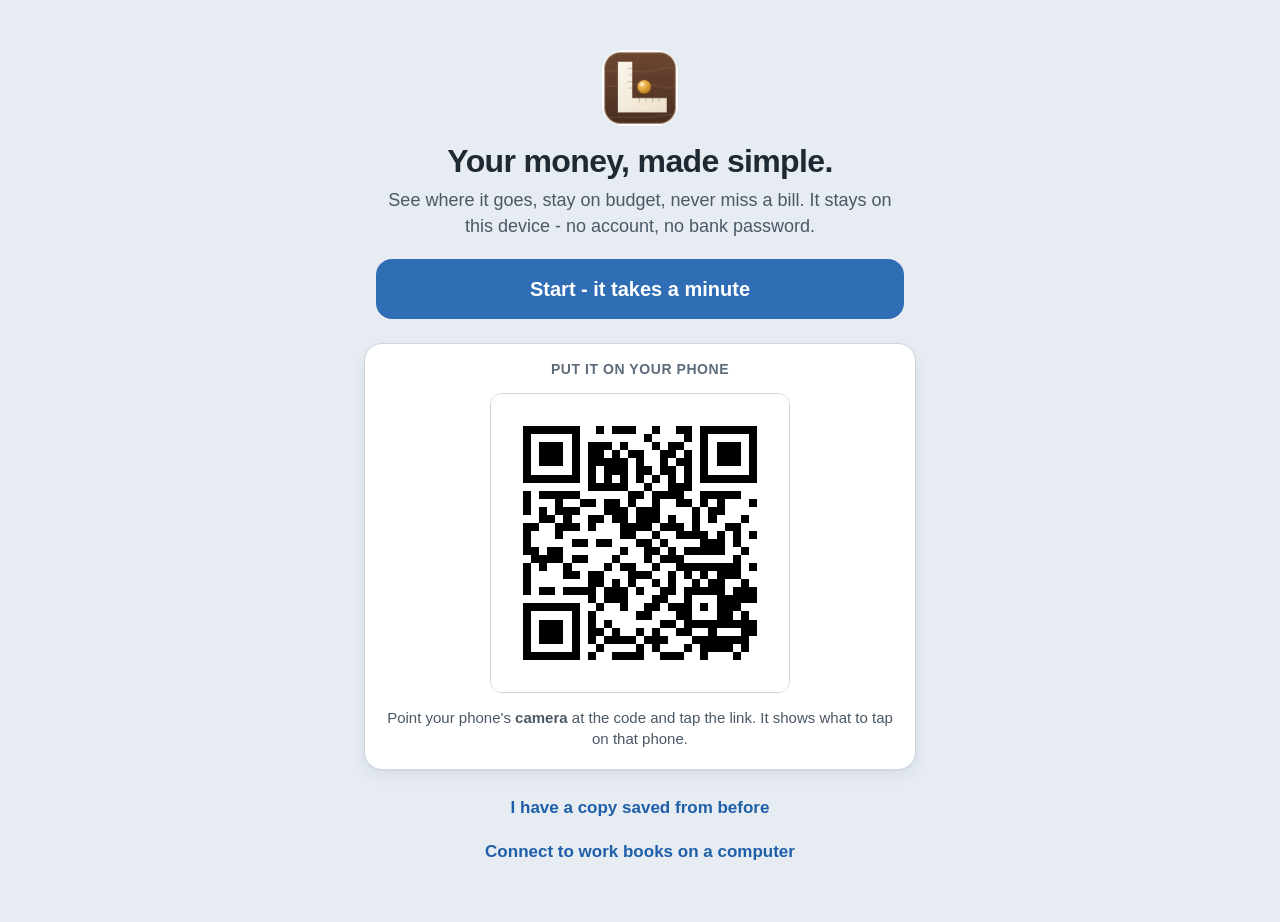
<file: index.html>
<!doctype html>
<html lang="en">
  <head>
    <meta charset="UTF-8" />
    <meta http-equiv="Content-Security-Policy" content="default-src 'self'; script-src 'self'; style-src 'self' 'unsafe-inline'; img-src 'self' data: blob:; font-src 'self' data:; connect-src 'self'; manifest-src 'self'; worker-src 'self'; object-src 'none'; base-uri 'none'; form-action 'none'" />
    <meta name="viewport" content="width=device-width, initial-scale=1, viewport-fit=cover" />
    <meta name="theme-color" content="#2f6db5" media="(prefers-color-scheme: light)" />
    <meta name="theme-color" content="#1f3d61" media="(prefers-color-scheme: dark)" />
    <meta name="color-scheme" content="light dark" />
    <meta name="description" content="Your money, made simple: spending, budget, bills, net worth and goals. Stays on your phone." />
    <meta name="apple-mobile-web-app-capable" content="yes" />
    <meta name="mobile-web-app-capable" content="yes" />
    <meta name="apple-mobile-web-app-status-bar-style" content="default" />
    <meta name="apple-mobile-web-app-title" content="Ledgerwood" />
    <meta name="application-name" content="Ledgerwood" />
    <meta name="format-detection" content="telephone=no" />
    <meta name="referrer" content="no-referrer" />
    <link rel="manifest" href="./manifest.webmanifest" />
    <link rel="apple-touch-icon" sizes="180x180" href="./apple-touch-icon.png" />
    <link rel="icon" type="image/png" sizes="32x32" href="./favicon-32.png" />
    <link rel="icon" type="image/png" sizes="192x192" href="./icon-192.png" />
    <title>Ledgerwood</title>
    <script type="module" crossorigin src="./assets/index-B4ECq8H7.js"></script>
    <link rel="stylesheet" crossorigin href="./assets/index-NoOewd4c.css">
      <link rel="apple-touch-startup-image" media="(device-width: 320px) and (device-height: 568px) and (-webkit-device-pixel-ratio: 2) and (orientation: portrait)" href="./splash-640x1136.png" />
    <link rel="apple-touch-startup-image" media="(device-width: 375px) and (device-height: 667px) and (-webkit-device-pixel-ratio: 2) and (orientation: portrait)" href="./splash-750x1334.png" />
    <link rel="apple-touch-startup-image" media="(device-width: 414px) and (device-height: 736px) and (-webkit-device-pixel-ratio: 3) and (orientation: portrait)" href="./splash-1242x2208.png" />
    <link rel="apple-touch-startup-image" media="(device-width: 375px) and (device-height: 812px) and (-webkit-device-pixel-ratio: 3) and (orientation: portrait)" href="./splash-1125x2436.png" />
    <link rel="apple-touch-startup-image" media="(device-width: 414px) and (device-height: 896px) and (-webkit-device-pixel-ratio: 2) and (orientation: portrait)" href="./splash-828x1792.png" />
    <link rel="apple-touch-startup-image" media="(device-width: 414px) and (device-height: 896px) and (-webkit-device-pixel-ratio: 3) and (orientation: portrait)" href="./splash-1242x2688.png" />
    <link rel="apple-touch-startup-image" media="(device-width: 390px) and (device-height: 844px) and (-webkit-device-pixel-ratio: 3) and (orientation: portrait)" href="./splash-1170x2532.png" />
    <link rel="apple-touch-startup-image" media="(device-width: 428px) and (device-height: 926px) and (-webkit-device-pixel-ratio: 3) and (orientation: portrait)" href="./splash-1284x2778.png" />
    <link rel="apple-touch-startup-image" media="(device-width: 393px) and (device-height: 852px) and (-webkit-device-pixel-ratio: 3) and (orientation: portrait)" href="./splash-1179x2556.png" />
    <link rel="apple-touch-startup-image" media="(device-width: 430px) and (device-height: 932px) and (-webkit-device-pixel-ratio: 3) and (orientation: portrait)" href="./splash-1290x2796.png" />
    <link rel="apple-touch-startup-image" media="(device-width: 402px) and (device-height: 874px) and (-webkit-device-pixel-ratio: 3) and (orientation: portrait)" href="./splash-1206x2622.png" />
    <link rel="apple-touch-startup-image" media="(device-width: 440px) and (device-height: 956px) and (-webkit-device-pixel-ratio: 3) and (orientation: portrait)" href="./splash-1320x2868.png" />
    <link rel="apple-touch-startup-image" media="(device-width: 420px) and (device-height: 912px) and (-webkit-device-pixel-ratio: 3) and (orientation: portrait)" href="./splash-1260x2736.png" />
    <link rel="apple-touch-startup-image" media="(device-width: 744px) and (device-height: 1133px) and (-webkit-device-pixel-ratio: 2) and (orientation: portrait)" href="./splash-1488x2266.png" />
    <link rel="apple-touch-startup-image" media="(device-width: 768px) and (device-height: 1024px) and (-webkit-device-pixel-ratio: 2) and (orientation: portrait)" href="./splash-1536x2048.png" />
    <link rel="apple-touch-startup-image" media="(device-width: 810px) and (device-height: 1080px) and (-webkit-device-pixel-ratio: 2) and (orientation: portrait)" href="./splash-1620x2160.png" />
    <link rel="apple-touch-startup-image" media="(device-width: 820px) and (device-height: 1180px) and (-webkit-device-pixel-ratio: 2) and (orientation: portrait)" href="./splash-1640x2360.png" />
    <link rel="apple-touch-startup-image" media="(device-width: 834px) and (device-height: 1112px) and (-webkit-device-pixel-ratio: 2) and (orientation: portrait)" href="./splash-1668x2224.png" />
    <link rel="apple-touch-startup-image" media="(device-width: 834px) and (device-height: 1194px) and (-webkit-device-pixel-ratio: 2) and (orientation: portrait)" href="./splash-1668x2388.png" />
    <link rel="apple-touch-startup-image" media="(device-width: 834px) and (device-height: 1210px) and (-webkit-device-pixel-ratio: 2) and (orientation: portrait)" href="./splash-1668x2420.png" />
    <link rel="apple-touch-startup-image" media="(device-width: 1024px) and (device-height: 1366px) and (-webkit-device-pixel-ratio: 2) and (orientation: portrait)" href="./splash-2048x2732.png" />
    <link rel="apple-touch-startup-image" media="(device-width: 1032px) and (device-height: 1376px) and (-webkit-device-pixel-ratio: 2) and (orientation: portrait)" href="./splash-2064x2752.png" />
  </head>
  <body>
    <div id="root"></div>
    <noscript><p style="font: 18px/1.4 sans-serif; padding: 24px">Ledgerwood needs JavaScript turned on in this browser.</p></noscript>
  </body>
</html>
</file>
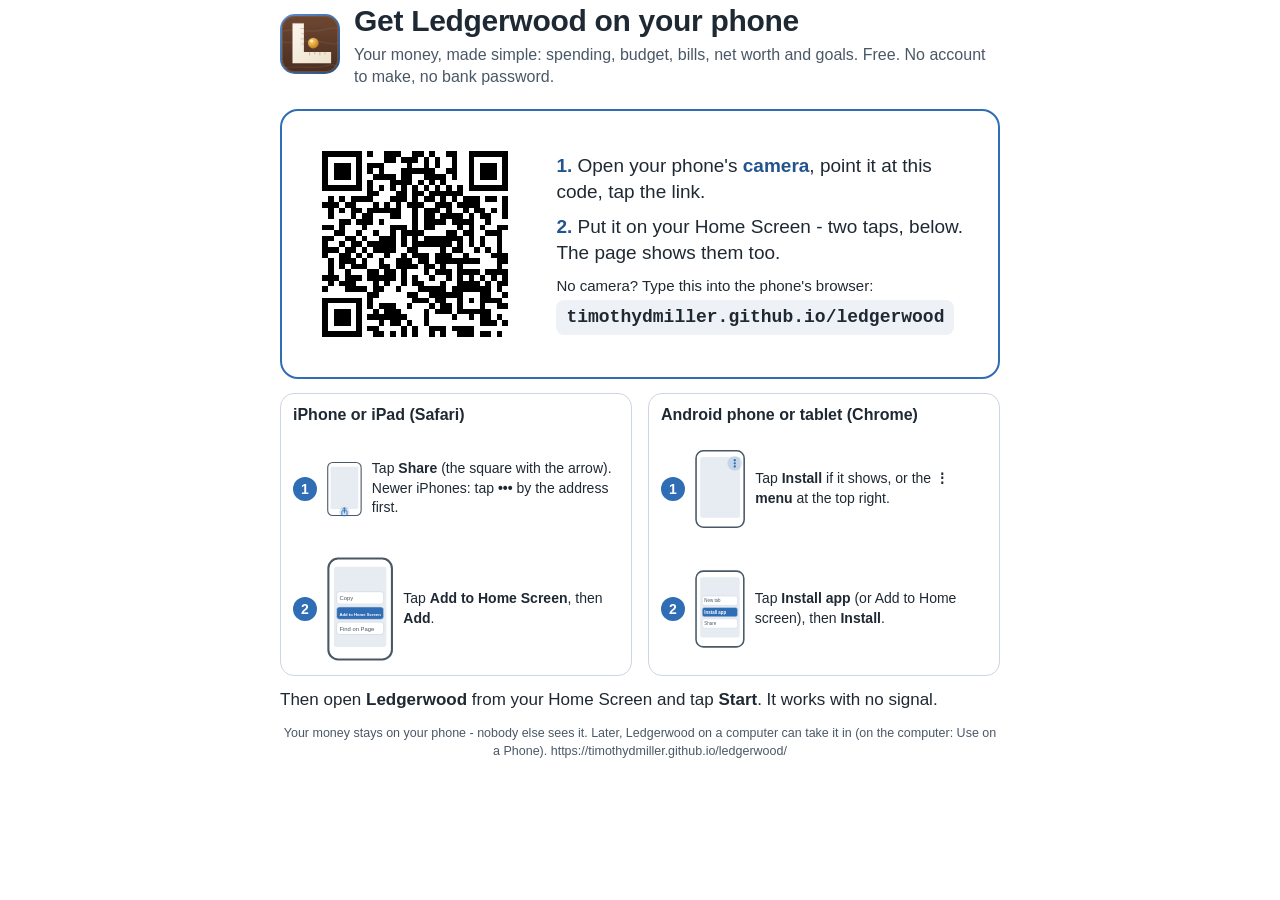
<file: card.html>
<!doctype html><html lang="en"><head><meta charset="utf-8"><title>Get Ledgerwood on your phone</title>
<style>
@page { size: letter portrait; margin: 0.5in; }
* { box-sizing: border-box; }
body { margin: 0; font: 15px/1.4 "Segoe UI", -apple-system, Roboto, Arial, sans-serif; color: #1f2933; }
.card { max-width: 7.5in; margin: 0 auto; }
header { display: flex; align-items: center; gap: 14px; }
.logo { width: 60px; height: 60px; flex: none; border-radius: 15px; background: linear-gradient(135deg, #5b8fd0, #22548d); color: #fff; font: 800 30px/60px "Segoe UI", Arial; text-align: center; }
h1 { font-size: 30px; margin: 0; letter-spacing: -0.01em; }
.sub { color: #4a5866; margin: 2px 0 0; font-size: 16px; }
.main { display: flex; gap: 26px; align-items: center; margin: 20px 0 14px; padding: 18px; border: 2px solid #2f6db5; border-radius: 18px; }
.qr { width: 2.4in; height: 2.4in; flex: none; }
.how { font-size: 19px; display: grid; gap: 8px; }
.how b { color: #22548d; }
.addr { display: inline-block; margin-top: 4px; padding: 6px 10px; border-radius: 8px; background: #eef2f6; font: 700 18px/1.3 Consolas, "Courier New", monospace; }
.then { font-size: 17px; margin: 0 0 10px; }
.devs { display: grid; grid-template-columns: 1fr 1fr; gap: 16px; }
.dev { border: 1px solid #ccd6e1; border-radius: 14px; padding: 10px 12px; }
.dev h2 { font-size: 16px; margin: 0 0 6px; }
.dev ol { list-style: none; margin: 0; padding: 0; display: grid; gap: 8px; }
.dev li { display: flex; align-items: center; gap: 10px; font-size: 14px; }
.dev .n { width: 24px; height: 24px; flex: none; border-radius: 12px; background: #2f6db5; color: #fff; font-weight: 800; text-align: center; line-height: 24px; }
.foot { margin-top: 14px; color: #4a5866; font-size: 12.5px; text-align: center; }
</style></head><body><div class="card">
<header><svg class="logo" xmlns="http://www.w3.org/2000/svg" viewBox="0 0 256 256" width="256" height="256">
  
  <defs>
    <linearGradient id="lw-tile" x1="0" y1="0" x2="0" y2="1">
      <stop offset="0" stop-color="#6E4732"/>
      <stop offset="1" stop-color="#4A2E20"/>
    </linearGradient>
    <linearGradient id="lw-square" x1="0" y1="0" x2="1" y2="1">
      <stop offset="0" stop-color="#FBF6EC"/>
      <stop offset="1" stop-color="#EDE1CB"/>
    </linearGradient>
    <radialGradient id="lw-brass" cx="0.36" cy="0.32" r="0.75">
      <stop offset="0" stop-color="#F9D27A"/>
      <stop offset="0.55" stop-color="#E0A33A"/>
      <stop offset="1" stop-color="#B57719"/>
    </radialGradient>
  </defs>

  
  <rect x="8" y="8" width="240" height="240" rx="54" fill="url(#lw-tile)"/>
  <rect x="10" y="10" width="236" height="236" rx="52" fill="none" stroke="#86604A" stroke-width="3"/>

  
  <g class="fine" fill="none" stroke="#FFFFFF" stroke-opacity="0.07" stroke-width="5" stroke-linecap="round">
    <path d="M16 72 C70 60 122 84 182 68 S236 62 242 61"/>
    <path d="M13 120 C62 130 112 106 172 118 S236 131 245 124"/>
    <path d="M16 230 C70 219 130 235 190 223 S234 221 240 225"/>
  </g>

  
  <path d="M54 40 H102 V162 H218 V210 H54 Z" fill="url(#lw-square)"/>
  <path d="M54 210 V40 H102" fill="none" stroke="#FFFFFF" stroke-opacity="0.6" stroke-width="2"/>

  
  <g class="fine" stroke="#8B6A50" stroke-opacity="0.5" stroke-width="3" stroke-linecap="round">
    <path d="M126 162 V175"/><path d="M148 162 V171"/><path d="M170 162 V175"/><path d="M192 162 V171"/>
    <path d="M102 62 H89"/><path d="M102 84 H93"/><path d="M102 106 H89"/><path d="M102 128 H93"/>
  </g>

  
  <circle cx="142" cy="124" r="23" fill="url(#lw-brass)"/>
  <circle cx="142" cy="124" r="22" fill="none" stroke="#9A6414" stroke-opacity="0.35" stroke-width="2"/>
  <ellipse class="fine" cx="134.5" cy="115.5" rx="7.5" ry="5.5" fill="#FFF4D8" opacity="0.75"/>
</svg>
<div><h1>Get Ledgerwood on your phone</h1><p class="sub">Your money, made simple: spending, budget, bills, net worth and goals. Free. No account to make, no bank password.</p></div></header>
<div class="main"><svg class="qr" viewBox="0 0 41 41" shape-rendering="crispEdges" role="img" aria-label="Code for https://timothydmiller.github.io/ledgerwood/"><rect width="41" height="41" fill="#fff"/><path d="M4 4h7v1h-7zM12 4h1v1h-1zM15 4h3v1h-3zM20 4h2v1h-2zM23 4h1v1h-1zM26 4h2v1h-2zM30 4h7v1h-7zM4 5h1v1h-1zM10 5h1v1h-1zM15 5h2v1h-2zM18 5h3v1h-3zM22 5h1v1h-1zM24 5h1v1h-1zM27 5h1v1h-1zM30 5h1v1h-1zM36 5h1v1h-1zM4 6h1v1h-1zM6 6h3v1h-3zM10 6h1v1h-1zM12 6h3v1h-3zM19 6h1v1h-1zM22 6h1v1h-1zM24 6h1v1h-1zM27 6h1v1h-1zM30 6h1v1h-1zM32 6h3v1h-3zM36 6h1v1h-1zM4 7h1v1h-1zM6 7h3v1h-3zM10 7h1v1h-1zM12 7h1v1h-1zM14 7h1v1h-1zM18 7h6v1h-6zM26 7h2v1h-2zM30 7h1v1h-1zM32 7h3v1h-3zM36 7h1v1h-1zM4 8h1v1h-1zM6 8h3v1h-3zM10 8h1v1h-1zM13 8h4v1h-4zM18 8h2v1h-2zM22 8h4v1h-4zM27 8h1v1h-1zM30 8h1v1h-1zM32 8h3v1h-3zM36 8h1v1h-1zM4 9h1v1h-1zM10 9h1v1h-1zM12 9h1v1h-1zM16 9h4v1h-4zM21 9h1v1h-1zM23 9h1v1h-1zM25 9h1v1h-1zM30 9h1v1h-1zM36 9h1v1h-1zM4 10h7v1h-7zM12 10h1v1h-1zM14 10h1v1h-1zM16 10h1v1h-1zM18 10h1v1h-1zM20 10h1v1h-1zM22 10h1v1h-1zM24 10h1v1h-1zM26 10h1v1h-1zM28 10h1v1h-1zM30 10h7v1h-7zM12 11h2v1h-2zM17 11h2v1h-2zM20 11h2v1h-2zM23 11h6v1h-6zM5 12h1v1h-1zM7 12h1v1h-1zM9 12h4v1h-4zM16 12h3v1h-3zM20 12h1v1h-1zM22 12h2v1h-2zM25 12h1v1h-1zM27 12h1v1h-1zM29 12h3v1h-3zM33 12h2v1h-2zM36 12h1v1h-1zM4 13h3v1h-3zM8 13h2v1h-2zM13 13h1v1h-1zM15 13h1v1h-1zM17 13h1v1h-1zM19 13h3v1h-3zM24 13h3v1h-3zM28 13h4v1h-4zM36 13h1v1h-1zM5 14h1v1h-1zM7 14h1v1h-1zM9 14h2v1h-2zM12 14h6v1h-6zM20 14h1v1h-1zM22 14h3v1h-3zM26 14h1v1h-1zM29 14h1v1h-1zM31 14h2v1h-2zM34 14h1v1h-1zM36 14h1v1h-1zM5 15h1v1h-1zM9 15h1v1h-1zM11 15h2v1h-2zM16 15h2v1h-2zM20 15h1v1h-1zM22 15h2v1h-2zM25 15h4v1h-4zM30 15h1v1h-1zM32 15h2v1h-2zM36 15h1v1h-1zM7 16h2v1h-2zM10 16h3v1h-3zM14 16h1v1h-1zM20 16h1v1h-1zM22 16h4v1h-4zM27 16h4v1h-4zM33 16h1v1h-1zM4 17h2v1h-2zM7 17h1v1h-1zM11 17h1v1h-1zM16 17h3v1h-3zM20 17h1v1h-1zM22 17h2v1h-2zM28 17h1v1h-1zM30 17h1v1h-1zM32 17h1v1h-1zM35 17h2v1h-2zM6 18h2v1h-2zM10 18h1v1h-1zM13 18h1v1h-1zM16 18h1v1h-1zM18 18h4v1h-4zM26 18h2v1h-2zM29 18h2v1h-2zM33 18h3v1h-3zM4 19h2v1h-2zM8 19h2v1h-2zM11 19h1v1h-1zM14 19h3v1h-3zM18 19h1v1h-1zM20 19h1v1h-1zM22 19h7v1h-7zM30 19h1v1h-1zM32 19h1v1h-1zM35 19h1v1h-1zM4 20h1v1h-1zM7 20h1v1h-1zM9 20h2v1h-2zM12 20h5v1h-5zM18 20h1v1h-1zM20 20h7v1h-7zM28 20h1v1h-1zM30 20h1v1h-1zM32 20h1v1h-1zM35 20h1v1h-1zM4 21h3v1h-3zM8 21h2v1h-2zM11 21h1v1h-1zM13 21h4v1h-4zM19 21h2v1h-2zM25 21h1v1h-1zM27 21h2v1h-2zM31 21h1v1h-1zM33 21h1v1h-1zM35 21h1v1h-1zM4 22h1v1h-1zM7 22h2v1h-2zM10 22h1v1h-1zM12 22h1v1h-1zM15 22h1v1h-1zM18 22h1v1h-1zM20 22h3v1h-3zM24 22h3v1h-3zM29 22h1v1h-1zM34 22h3v1h-3zM5 23h1v1h-1zM7 23h3v1h-3zM11 23h1v1h-1zM14 23h1v1h-1zM17 23h3v1h-3zM21 23h2v1h-2zM24 23h8v1h-8zM35 23h2v1h-2zM5 24h1v1h-1zM7 24h1v1h-1zM9 24h3v1h-3zM14 24h2v1h-2zM17 24h4v1h-4zM22 24h2v1h-2zM25 24h1v1h-1zM28 24h1v1h-1zM35 24h1v1h-1zM5 25h1v1h-1zM8 25h1v1h-1zM12 25h2v1h-2zM15 25h2v1h-2zM18 25h1v1h-1zM22 25h1v1h-1zM24 25h3v1h-3zM28 25h4v1h-4zM33 25h4v1h-4zM4 26h3v1h-3zM8 26h3v1h-3zM12 26h5v1h-5zM18 26h1v1h-1zM20 26h1v1h-1zM23 26h1v1h-1zM26 26h1v1h-1zM28 26h1v1h-1zM30 26h1v1h-1zM32 26h1v1h-1zM34 26h1v1h-1zM36 26h1v1h-1zM5 27h1v1h-1zM7 27h3v1h-3zM13 27h1v1h-1zM15 27h1v1h-1zM18 27h1v1h-1zM20 27h2v1h-2zM25 27h1v1h-1zM28 27h4v1h-4zM33 27h1v1h-1zM35 27h2v1h-2zM4 28h1v1h-1zM8 28h4v1h-4zM13 28h2v1h-2zM17 28h1v1h-1zM21 28h5v1h-5zM27 28h7v1h-7zM35 28h1v1h-1zM12 29h2v1h-2zM19 29h2v1h-2zM23 29h6v1h-6zM32 29h2v1h-2zM36 29h1v1h-1zM4 30h7v1h-7zM12 30h1v1h-1zM20 30h3v1h-3zM24 30h2v1h-2zM28 30h1v1h-1zM30 30h1v1h-1zM32 30h4v1h-4zM4 31h1v1h-1zM10 31h1v1h-1zM12 31h1v1h-1zM14 31h3v1h-3zM19 31h1v1h-1zM23 31h1v1h-1zM25 31h2v1h-2zM28 31h1v1h-1zM32 31h1v1h-1zM35 31h2v1h-2zM4 32h1v1h-1zM6 32h3v1h-3zM10 32h1v1h-1zM13 32h1v1h-1zM15 32h3v1h-3zM22 32h1v1h-1zM24 32h3v1h-3zM28 32h6v1h-6zM4 33h1v1h-1zM6 33h3v1h-3zM10 33h1v1h-1zM12 33h7v1h-7zM22 33h1v1h-1zM27 33h1v1h-1zM30 33h1v1h-1zM32 33h2v1h-2zM35 33h1v1h-1zM4 34h1v1h-1zM6 34h3v1h-3zM10 34h1v1h-1zM14 34h1v1h-1zM16 34h2v1h-2zM19 34h1v1h-1zM22 34h1v1h-1zM32 34h3v1h-3zM36 34h1v1h-1zM4 35h1v1h-1zM10 35h1v1h-1zM12 35h2v1h-2zM18 35h1v1h-1zM20 35h1v1h-1zM23 35h3v1h-3zM27 35h4v1h-4zM4 36h7v1h-7zM13 36h2v1h-2zM16 36h1v1h-1zM18 36h1v1h-1zM20 36h1v1h-1zM23 36h1v1h-1zM25 36h1v1h-1zM28 36h3v1h-3zM32 36h2v1h-2zM35 36h1v1h-1z" fill="#000"/></svg>
<div class="how"><div><b>1.</b> Open your phone's <b>camera</b>, point it at this code, tap the link.</div><div><b>2.</b> Put it on your Home Screen - two taps, below. The page shows them too.</div>
<div style="font-size:15px">No camera? Type this into the phone's browser:<br><span class="addr">timothydmiller.github.io/ledgerwood</span></div></div></div>
<div class="devs">
<section class="dev"><h2>iPhone or iPad (Safari)</h2><ol><li><span class="n">1</span><svg viewBox="0 0 96 150" width="72" height="112" role="img" aria-label="The Share button"><rect x="2" y="2" width="92" height="146" rx="14" fill="#fff" stroke="#4a5866" stroke-width="3"/><rect x="10" y="14" width="76" height="116" rx="4" fill="#e6ecf2"/><g transform="translate(48 138)"><circle r="14" fill="#2f6db5" opacity="0.18"/><rect x="-7" y="-3" width="14" height="13" rx="2" fill="none" stroke="#2f6db5" stroke-width="2.4"/><path d="M0 -11 V3 M-5 -6 L0 -11 L5 -6" fill="none" stroke="#2f6db5" stroke-width="2.4" stroke-linecap="round"/></g></svg><span>Tap <b>Share</b> (the square with the arrow). Newer iPhones: tap <b>&bull;&bull;&bull;</b> by the address first.</span></li><li><span class="n">2</span><svg viewBox="0 0 96 150" width="72" height="112" role="img" aria-label="Add to Home Screen"><rect x="2" y="2" width="92" height="146" rx="14" fill="#fff" stroke="#4a5866" stroke-width="3"/><rect x="10" y="14" width="76" height="116" rx="4" fill="#e6ecf2"/><rect x="14" y="50" width="68" height="18" rx="4" fill="#fff" stroke="#ccd6e1"/><text x="18" y="62.5" font-size="8.5" font-family="Segoe UI, Arial" font-weight="400" fill="#4a5866">Copy</text><rect x="14" y="72" width="68" height="18" rx="4" fill="#2f6db5" stroke="#ccd6e1"/><text x="18" y="84.5" font-size="6.1" font-family="Segoe UI, Arial" font-weight="700" fill="#fff">Add to Home Screen</text><rect x="14" y="94" width="68" height="18" rx="4" fill="#fff" stroke="#ccd6e1"/><text x="18" y="106.5" font-size="8.5" font-family="Segoe UI, Arial" font-weight="400" fill="#4a5866">Find on Page</text></svg><span>Tap <b>Add to Home Screen</b>, then <b>Add</b>.</span></li></ol></section>
<section class="dev"><h2>Android phone or tablet (Chrome)</h2><ol><li><span class="n">1</span><svg viewBox="0 0 96 150" width="72" height="112" role="img" aria-label="The menu"><rect x="2" y="2" width="92" height="146" rx="14" fill="#fff" stroke="#4a5866" stroke-width="3"/><rect x="10" y="14" width="76" height="116" rx="4" fill="#e6ecf2"/><g transform="translate(76 26)"><circle r="14" fill="#2f6db5" opacity="0.18"/><circle cx="0" cy="-6" r="2.2" fill="#2f6db5"/><circle cx="0" cy="0" r="2.2" fill="#2f6db5"/><circle cx="0" cy="6" r="2.2" fill="#2f6db5"/></g></svg><span>Tap <b>Install</b> if it shows, or the <b>&#8942; menu</b> at the top right.</span></li><li><span class="n">2</span><svg viewBox="0 0 96 150" width="72" height="112" role="img" aria-label="Install app"><rect x="2" y="2" width="92" height="146" rx="14" fill="#fff" stroke="#4a5866" stroke-width="3"/><rect x="10" y="14" width="76" height="116" rx="4" fill="#e6ecf2"/><rect x="14" y="50" width="68" height="18" rx="4" fill="#fff" stroke="#ccd6e1"/><text x="18" y="62.5" font-size="8.5" font-family="Segoe UI, Arial" font-weight="400" fill="#4a5866">New tab</text><rect x="14" y="72" width="68" height="18" rx="4" fill="#2f6db5" stroke="#ccd6e1"/><text x="18" y="84.5" font-size="8.5" font-family="Segoe UI, Arial" font-weight="700" fill="#fff">Install app</text><rect x="14" y="94" width="68" height="18" rx="4" fill="#fff" stroke="#ccd6e1"/><text x="18" y="106.5" font-size="8.5" font-family="Segoe UI, Arial" font-weight="400" fill="#4a5866">Share</text></svg><span>Tap <b>Install app</b> (or Add to Home screen), then <b>Install</b>.</span></li></ol></section>
</div>
<p class="then" style="margin-top:12px">Then open <b>Ledgerwood</b> from your Home Screen and tap <b>Start</b>. It works with no signal.</p>
<p class="foot">Your money stays on your phone - nobody else sees it. Later, Ledgerwood on a computer can take it in (on the computer: Use on a Phone). https://timothydmiller.github.io/ledgerwood/</p>
</div></body></html>
</file>
<file: assets/index-NoOewd4c.css>
:root{--frame:#e6ecf2;--paper:#fff;--chrome:#eef2f6;--border:#ccd6e1;--text:#1f2933;--text-2:#4a5866;--muted:#5d6b7b;--accent:#2f6db5;--accent-dark:#22548d;--accent-light:#dbe8f6;--link:#1f5fa8;--good:#237240;--bad:#c0392b;--warn:#9a6512;--warn-bg:#fdf3e1;--bar-top:#3a70b0;--bar-bottom:#2c5f9c;--shadow:0 1px 2px #1f293314, 0 2px 8px #1f29330f;--lightningcss-light:initial;--lightningcss-dark: ;color-scheme:light dark}@media (prefers-color-scheme:dark){:root{--lightningcss-light: ;--lightningcss-dark:initial;--frame:#14191f;--paper:#1f252d;--chrome:#252b33;--border:#38414c;--text:#e8edf2;--text-2:#c2ccd6;--muted:#9aa7b5;--accent:#2f6db5;--accent-dark:#275d9c;--accent-light:#213650;--link:#8cc0f5;--good:#5cc283;--bad:#f0806f;--warn:#e6b45a;--warn-bg:#3a2f1b;--bar-top:#2a4f7c;--bar-bottom:#1f3d61;--shadow:0 1px 2px #0006}}*{box-sizing:border-box;-webkit-tap-highlight-color:transparent}html,body{background:var(--frame);color:var(--text);margin:0}body{-webkit-text-size-adjust:100%;overscroll-behavior-y:contain;font:17px/1.4 -apple-system,BlinkMacSystemFont,Segoe UI,Roboto,Helvetica Neue,Arial,sans-serif}button,input,select{font:inherit;color:inherit}button{cursor:pointer}h1{margin:8px 0;font-size:24px;line-height:1.2}.pk-app{min-height:100vh;flex-direction:column;min-height:100dvh;display:flex}.pk-main{padding:12px 14px calc(96px + env(safe-area-inset-bottom));flex:1;width:100%;max-width:640px;margin:0 auto}.pk-plain .pk-main{padding-bottom:24px}.pk-head{z-index:6;position:sticky;top:0}.pk-top{padding:calc(env(safe-area-inset-top) + 4px) 6px 4px;color:#fff;background:linear-gradient(var(--bar-top), var(--bar-bottom));align-items:center;gap:4px;display:flex}.pk-title{text-align:center;white-space:nowrap;text-overflow:ellipsis;flex:1;margin:0;font-size:20px;font-weight:600;overflow:hidden}.pk-topbtn{color:#fff;background:0 0;border:0;border-radius:24px;place-items:center;width:48px;height:48px;display:grid}.pk-topbtn:active{background:#ffffff2e}.pk-topbtn.ghost{visibility:hidden}.pk-status{width:100%;color:var(--text-2);background:var(--chrome);border:0;border-bottom:1px solid var(--border);text-align:left;align-items:center;gap:8px;padding:8px 14px;font-size:15px;display:flex}.pk-status.away{background:var(--warn-bg);color:var(--warn);min-height:48px;font-weight:600}.pk-status-text{flex:1}.pk-why-btn{border:1px solid;border-radius:16px;flex:none;padding:6px 12px;font-size:14px}.pk-status.note{color:#fff;background:var(--good);border-bottom-color:#0000;min-height:40px;font-weight:600}.pk-status.note.warn{background:var(--warn)}@media (prefers-color-scheme:dark){.pk-status.note.warn{color:#1b1408}.pk-status.note{color:#0d1f14}}.pk-chips{grid-template-columns:1fr 1fr;gap:8px;margin-top:8px;display:grid}.pk-chip{background:var(--chrome);border:1px solid var(--border);border-radius:10px;flex-direction:column;padding:8px 10px;display:flex}.pk-chip span{color:var(--text-2);font-size:14px;font-weight:600}.pk-chip b{font-variant-numeric:tabular-nums;font-size:20px}.pk-chip.red{border-color:var(--bad)}.pk-chip.red b{color:var(--bad)}.pk-chip.yellow{border-color:#d39a2c}.pk-sheet-back{z-index:20;background:#00000059;align-items:flex-end;display:flex;position:fixed;inset:0}.pk-sheet{background:var(--paper);width:100%;max-width:640px;padding:18px 18px calc(18px + env(safe-area-inset-bottom));border-radius:18px 18px 0 0;flex-direction:column;gap:8px;margin:0 auto;display:flex;box-shadow:0 -6px 24px #00000040}.pk-sheet-title{font-size:20px;font-weight:700}.pk-sheet-what{font-size:17px}.pk-sheet-steps{margin:2px 0;padding-left:1.4em;font-size:17px;line-height:1.5}.pk-sheet-how{font-size:17px}.pk-sheet-more{color:var(--muted);font-size:15px}.pk-helplink{width:100%;min-height:48px;color:var(--muted);background:0 0;border:0;justify-content:center;align-items:center;gap:6px;margin-top:14px;font-size:15px;font-weight:600;display:flex}.pk-link.quiet{color:var(--muted);align-items:center;gap:6px;margin-top:12px;font-size:15px;display:inline-flex}.pk-dot{border-radius:6px;flex:none;width:11px;height:11px;display:inline-block}.pk-dot.green{background:var(--good)}.pk-dot.yellow{background:#d39a2c}.pk-dot.red{background:var(--bad)}.pk-dot.grey{background:var(--muted)}.pk-stack{flex-direction:column;gap:12px;display:flex}.pk-card{text-align:left;background:var(--paper);border:1px solid var(--border);width:100%;box-shadow:var(--shadow);border-radius:14px;padding:14px 16px;display:block}.pk-card.tap:active,.pk-row.tap:active{background:var(--accent-light)}.pk-card-head{align-items:center;gap:8px;margin-bottom:4px;display:flex}.pk-card-title{color:var(--text-2);text-transform:uppercase;letter-spacing:.03em;flex:1;font-size:15px;font-weight:600}.pk-chev{color:var(--muted);font-size:28px;line-height:1}.pk-card-more{color:var(--link);margin-top:8px;font-size:16px;font-weight:600}.pk-num{letter-spacing:-.01em;font-variant-numeric:tabular-nums;font-size:34px;font-weight:700;line-height:1.15}.pk-num.mid{font-size:26px}.pk-num-sub{color:var(--text-2);font-size:16px;font-weight:500}.pk-why{color:var(--text-2);margin-top:2px;font-size:16px}.pk-why.late,.late{color:var(--bad)}.pk-label{color:var(--muted);font-size:14px;font-weight:600}.pk-two{grid-template-columns:1fr 1fr;gap:12px;display:grid}.pk-total{text-align:right;padding:0 4px;font-size:18px;font-weight:700}.pk-list{background:var(--paper);border:1px solid var(--border);border-radius:14px;flex-direction:column;display:flex;overflow:hidden}.pk-list:empty{display:none}.pk-row{border:0;border-top:1px solid var(--border);text-align:left;background:0 0;align-items:center;gap:10px;width:100%;min-height:56px;padding:10px 16px;display:flex}.pk-list>.pk-row:first-child,.pk-card .pk-row:first-of-type{border-top:0}.pk-card .pk-row{min-height:44px;padding:8px 0}.pk-row-l{flex-direction:column;flex:1;min-width:0;display:flex}.pk-row-main{overflow-wrap:anywhere;font-weight:600}.pk-row-sub{color:var(--muted);font-size:14.5px}.pk-row-r{text-align:right;flex-direction:column;align-items:flex-end;display:flex}.pk-row-amt{font-variant-numeric:tabular-nums;white-space:nowrap;font-weight:600}.pk-row-r.late .pk-row-sub{color:var(--bad);font-weight:600}.pk-empty{text-align:center;color:var(--muted);padding:22px 8px;font-size:16px}.pk-h{margin:4px 2px 0;font-size:24px}.pk-sub{text-transform:uppercase;letter-spacing:.03em;color:var(--text-2);margin:8px 2px -4px;font-size:15px}.center{text-align:center}.pk-big{border:1px solid #0000;border-radius:14px;justify-content:center;align-items:center;gap:10px;width:100%;min-height:56px;padding:12px 18px;font-size:18px;font-weight:600;display:flex}.pk-big.primary{background:var(--accent);color:#fff}.pk-big.primary:active{background:var(--accent-dark)}.pk-big.plain{background:var(--paper);color:var(--link);border-color:var(--border)}.pk-big.danger{background:var(--bad);color:#fff}.pk-big:disabled{opacity:.55}.pk-mini{background:var(--accent);color:#fff;border:0;border-radius:10px;min-height:40px;padding:6px 12px;font-size:15px;font-weight:600}.pk-mini.plain{color:var(--link);background:0 0}.pk-link{color:var(--link);text-align:left;background:0 0;border:0;min-height:44px;padding:4px 0;font-size:18px;font-weight:600}.pk-actions{grid-template-columns:repeat(auto-fit,minmax(90px,1fr));gap:10px;display:grid}.pk-act{background:var(--paper);border:1px solid var(--border);min-height:68px;color:var(--link);border-radius:14px;flex-direction:column;justify-content:center;align-items:center;gap:4px;font-weight:600;text-decoration:none;display:flex}.pk-act:active{background:var(--accent-light)}.pk-icon{flex:none}.pk-tabs{z-index:5;background:var(--paper);border-top:1px solid var(--border);padding-bottom:env(safe-area-inset-bottom);display:flex;position:fixed;bottom:0;left:0;right:0}.pk-tabs button{min-height:64px;color:var(--muted);background:0 0;border:0;flex-direction:column;flex:1;justify-content:center;align-items:center;gap:2px;font-size:13.5px;font-weight:600;display:flex}.pk-tabs button.on{color:var(--accent)}@media (prefers-color-scheme:dark){.pk-tabs button.on{color:var(--link)}}.pk-paper{background:var(--paper);border:1px solid var(--border);box-shadow:var(--shadow);border-radius:14px;padding:16px}.pk-paper-title{align-items:center;gap:10px;margin-bottom:4px;font-size:22px;font-weight:700;display:flex}.pk-lines{border-top:1px solid var(--border);margin:10px 0 4px}.pk-lines .pk-row{border-top:1px solid var(--border);min-height:44px;padding:8px 0}.pk-lines .pk-row:first-child{border-top:0}.pk-tot{border-top:1px solid var(--border);justify-content:space-between;padding:6px 0;font-size:18px;display:flex}.pk-tot b{font-variant-numeric:tabular-nums}.pk-tot.big{font-size:20px;font-weight:700}.pk-tot.big span{color:var(--text-2);align-self:center;font-size:17px;font-weight:600}.pk-paid,.pk-stamp{color:var(--good);border:2px solid var(--good);letter-spacing:.08em;border-radius:6px;margin-top:6px;padding:0 8px;font-weight:800;display:inline-block;transform:rotate(-4deg)}.pk-stamp{color:var(--bad);border-color:var(--bad);font-size:14px}.pk-bar{background:var(--chrome);border:1px solid var(--border);border-radius:6px;height:12px;margin:8px 0 4px;overflow:hidden}.pk-bar span{background:var(--good);height:100%;display:block}.pk-bar span.over{background:var(--bad)}.pk-search,.pk-field input,.pk-field select{border:1px solid var(--border);background:var(--paper);border-radius:12px;width:100%;min-height:54px;padding:10px 14px;font-size:18px}.pk-search:focus,.pk-field input:focus,.pk-field select:focus{outline:3px solid var(--accent-light);border-color:var(--accent)}.pk-field{flex-direction:column;gap:6px;display:flex}.pk-field>span{color:var(--text-2);font-size:15px;font-weight:600}.pk-seg{background:var(--chrome);border:1px solid var(--border);border-radius:12px;padding:3px;display:flex}.pk-seg button{min-height:46px;color:var(--text-2);background:0 0;border:0;border-radius:9px;flex:1;font-weight:600}.pk-seg button.on{background:var(--paper);color:var(--text);box-shadow:var(--shadow)}.pk-pickrow{text-align:left;border:1px solid var(--border);background:var(--paper);border-radius:10px;min-height:50px;padding:8px 14px;font-weight:600}.pk-chosen{background:var(--accent-light);border-radius:12px;justify-content:space-between;align-items:center;gap:8px;min-height:54px;padding:4px 4px 4px 14px;display:flex}.pk-check{align-items:center;gap:10px;min-height:48px;font-size:16px;display:flex}.pk-check input{width:24px;height:24px}.pk-row.snap{gap:12px}.pk-thumb{object-fit:cover;background:var(--chrome);width:52px;height:52px;color:var(--muted);border-radius:8px;flex:none;place-items:center;display:grid}.pk-state{font-size:15px;font-weight:600}.pk-state.done{color:var(--good)}.pk-state.waiting{color:var(--warn)}.pk-state.failed{color:var(--bad)}.pk-row-btns{flex-direction:column;gap:4px;display:flex}.pk-center{text-align:center;padding:calc(env(safe-area-inset-top) + 32px) 10px 16px;flex-direction:column;align-items:center;gap:10px;display:flex}.pk-center p{max-width:30em;margin:4px 0}.pk-logo{color:#fff;background:linear-gradient(var(--bar-top), var(--bar-bottom));width:76px;height:76px;box-shadow:var(--shadow);border-radius:20px;place-items:center;font:800 44px/1 Georgia,serif;display:grid}.pk-logo.small{border-radius:15px;width:56px;height:56px;font-size:32px}.pk-phone-big{color:#fff;background:var(--good);border-radius:38px;place-items:center;width:76px;height:76px;font-size:40px;display:grid}.pk-steps{text-align:left;max-width:26em;padding-left:1.4em;font-size:18px;line-height:1.5}.pk-steps li{margin:8px 0}.pk-quiet{color:var(--muted)}.pk-quiet.small{margin-top:12px;font-size:14.5px}.pk-bad{color:var(--bad);min-height:1.4em;font-weight:600}.pk-pad{padding:0 14px}.pk-pinpage h1{margin-top:4px}.pk-pin{flex-direction:column;align-items:center;gap:22px;width:100%;max-width:330px;display:flex}.pk-pin-dots{gap:18px;margin-top:8px;display:flex}.pk-pin-dots span{border:2px solid var(--accent);border-radius:9px;width:18px;height:18px}.pk-pin-dots span.on{background:var(--accent)}.pk-keys{grid-template-columns:repeat(3,1fr);gap:14px;width:100%;display:grid}.pk-key{border:1px solid var(--border);background:var(--paper);height:72px;box-shadow:var(--shadow);border-radius:36px;font-size:30px;font-weight:500}.pk-key:active{background:var(--accent-light)}.pk-spin{border:4px solid var(--accent-light);border-top-color:var(--accent);border-radius:22px;width:44px;height:44px;margin:18px;animation:.9s linear infinite pk-spin}.pk-spin.small{border-width:3px;width:28px;height:28px}@keyframes pk-spin{to{transform:rotate(360deg)}}@media (min-width:380px){.pk-num{font-size:36px}}@media (prefers-reduced-motion:reduce){.pk-spin{animation-duration:3s}}.pk-tot.sub{color:var(--text-2);font-size:16px}:root{--mm-radius:18px;--mm-good:var(--good);--mm-card-shadow:0 1px 2px #1f29330f, 0 6px 18px #1f29330f;--pk-blue:#5b8fd0}@media (prefers-color-scheme:dark){:root{--mm-card-shadow:0 1px 2px #00000059}}.mm-app{min-height:100vh;background:var(--frame);min-height:100dvh;display:flex}.mm-body{flex-direction:column;flex:1;min-width:0;display:flex}.mm-top{background:linear-gradient(135deg, var(--bar-top), var(--bar-bottom))}.mm-main{padding:14px 14px calc(104px + env(safe-area-inset-bottom));flex:1;width:100%;max-width:680px;margin:0 auto}.mm-app.wide .mm-main{padding-bottom:32px}.mm-main.two{max-width:1180px}.mm-stack{flex-direction:column;gap:12px;min-width:0;display:flex}.mm-cols{grid-template-columns:minmax(0,1fr) minmax(0,1fr);align-items:start;gap:16px;display:grid}@media (orientation:portrait) and (max-width:900px){.mm-cols{grid-template-columns:minmax(0,1fr) minmax(0,1fr)}}.mm-card{background:var(--paper);border:1px solid var(--border);border-radius:var(--mm-radius);box-shadow:var(--mm-card-shadow);text-align:left;width:100%;color:var(--text);padding:16px;display:block}.mm-card.tap,.tap{cursor:pointer}.mm-card.tap:active{transform:scale(.995)}.mm-card-title{letter-spacing:.04em;text-transform:uppercase;color:var(--muted);margin-bottom:8px;font-size:14px;font-weight:700}.mm-big{letter-spacing:-.02em;font-variant-numeric:tabular-nums;margin:2px 0 10px;font-size:42px;font-weight:800;line-height:1.1}.mm-big.mid{font-size:32px}.mm-big.bad,.bad{color:var(--bad)}.good{color:var(--mm-good)}.mm-quiet{color:var(--text-2);margin:4px 0;font-size:15px}.mm-quiet.center,.center{text-align:center}.mm-nice{background:color-mix(in srgb, var(--good) 14%, transparent);color:var(--mm-good);border-radius:12px;margin-top:10px;padding:8px 12px;font-size:15px;font-weight:600}.mm-tip{color:var(--text-2);font-size:15px}.mm-hello{background:var(--accent-light);border-color:#0000;align-items:center;gap:12px;display:flex}.mm-hello-emoji{font-size:34px}.mm-two,.mm-three{grid-template-columns:1fr 1fr;gap:10px;margin:6px 0 10px;display:grid}.mm-three{grid-template-columns:1fr 1fr 1fr}.mm-two>div,.mm-three>div{flex-direction:column;display:flex}.mm-two b,.mm-three b{font-variant-numeric:tabular-nums;font-size:21px}.mm-row{border-top:1px solid var(--border);font-variant-numeric:tabular-nums;justify-content:space-between;align-items:center;gap:10px;min-height:44px;padding:6px 0;display:flex}.mm-row:first-of-type{border-top:0}.mm-row>span{flex-direction:column;min-width:0;display:flex}.mm-row small,.mm-entry small,.mm-catrow small{color:var(--text-2);font-size:14px}.mm-sub{text-transform:uppercase;letter-spacing:.05em;color:var(--muted);margin:14px 0 4px;font-size:13px;font-weight:700}.mm-empty{text-align:center;color:var(--text-2);padding:28px 16px}.mm-bar{background:color-mix(in srgb, var(--accent) 14%, var(--chrome));border-radius:6px;height:10px;margin:6px 0;overflow:hidden}.mm-bar>span{background:linear-gradient(90deg, var(--accent), var(--pk-blue));border-radius:6px;height:100%;transition:width .4s;display:block}.mm-bar>span.over{background:var(--bad)}.mm-catrow,.mm-entry{border:0;border-top:1px solid var(--border);text-align:left;width:100%;min-height:60px;color:var(--text);background:0 0;align-items:center;gap:12px;padding:8px 2px;display:flex}.mm-card>.mm-catrow:first-of-type,.mm-card>.mm-entry:first-of-type,.mm-card-title+.mm-catrow,.mm-card-title+.mm-entry{border-top:0}.mm-catrow.quiet{opacity:.85;min-height:52px}.mm-emoji{background:var(--chrome);border-radius:14px;flex:none;place-items:center;width:44px;height:44px;font-size:23px;display:grid}.mm-catrow-mid,.mm-entry-mid{flex-direction:column;flex:1;min-width:0;display:flex}.mm-catrow-name,.mm-entry-name{white-space:nowrap;text-overflow:ellipsis;font-weight:600;overflow:hidden}.mm-entry-mid small{white-space:nowrap;text-overflow:ellipsis;overflow:hidden}.mm-catrow-amt,.mm-entry-amt{text-align:right;font-variant-numeric:tabular-nums;flex-direction:column;flex:none;align-items:flex-end;font-weight:700;display:flex}.mm-goalrow{flex-direction:column;padding:6px 0;display:flex}.mm-goalrow>span{justify-content:space-between;font-weight:600;display:flex}.mm-day-head{color:var(--muted);margin:10px 4px 2px;font-size:14px;font-weight:700}.mm-day{background:var(--paper);border:1px solid var(--border);border-radius:var(--mm-radius);box-shadow:var(--mm-card-shadow);padding:2px 14px}.mm-day .mm-day-head{margin:10px 0 0}.mm-day .mm-entry:first-of-type{border-top:0}.mm-bill{border-top:1px solid var(--border);padding:4px 0 8px}.mm-bill:first-of-type{border-top:0}.mm-bill-main{text-align:left;width:100%;min-height:60px;color:var(--text);background:0 0;border:0;align-items:center;gap:12px;padding:6px 2px;display:flex}.mm-bill-acts{flex-wrap:wrap;gap:8px;padding-left:58px;display:flex}@media (max-width:320px){.mm-two,.mm-three{grid-template-columns:minmax(0,1fr)}.mm-bill-acts{padding-left:0}.mm-two b,.mm-three b{overflow-wrap:anywhere}}.mm-kept{color:var(--text);margin:8px 0 14px;padding-left:20px}.mm-kept li{margin:6px 0}.mm-sync{cursor:pointer;min-height:44px}.mm-sync.away,.mm-sync.problem{background:var(--warn-bg);color:var(--warn);font-weight:600}.pk-dot.blue{background:var(--accent)}.mm-seg{background:var(--chrome);border:1px solid var(--border);border-radius:14px;grid-template-columns:repeat(3,minmax(0,1fr));gap:4px;padding:4px;display:grid}.mm-card .mm-seg,.mm-form .mm-seg{grid-template-columns:1fr 1fr}.mm-seg button{overflow-wrap:anywhere;min-width:0;min-height:48px;color:var(--text-2);background:0 0;border:0;border-radius:11px;font-weight:600;line-height:1.15}.mm-seg button.on{background:var(--paper);color:var(--accent-dark);box-shadow:var(--mm-card-shadow)}@media (prefers-color-scheme:dark){.mm-seg button.on{color:var(--link)}}.mm-amount{text-align:center;letter-spacing:-.02em;font-variant-numeric:tabular-nums;margin:6px 0 2px;font-size:52px;font-weight:800}.mm-amount.small{font-size:40px}.mm-amount.good{color:var(--mm-good)}.mm-pad{grid-template-columns:repeat(3,1fr);gap:8px;display:grid}.mm-padkey{border:1px solid var(--border);background:var(--paper);min-height:56px;color:var(--text);box-shadow:var(--mm-card-shadow);border-radius:14px;font-size:24px;font-weight:600}.mm-padkey:active{background:var(--accent-light)}.mm-label{margin:8px 2px -2px;font-weight:700}.mm-cats{grid-template-columns:repeat(auto-fill,minmax(92px,1fr));gap:8px;display:grid}.mm-cat{border:2px solid var(--border);background:var(--paper);min-height:84px;color:var(--text);text-align:center;border-radius:16px;flex-direction:column;justify-content:center;align-items:center;gap:4px;padding:6px 4px;font-size:13.5px;font-weight:600;line-height:1.15;display:flex}.mm-cat.on{border-color:var(--accent);background:var(--accent-light)}.mm-cat-emoji{font-size:28px}.mm-chips{flex-wrap:wrap;gap:8px;display:flex}.mm-chip{border:1px solid var(--border);background:var(--paper);min-height:44px;color:var(--text);border-radius:22px;padding:8px 14px;font-weight:600}.mm-chip.on{background:var(--accent);border-color:var(--accent);color:#fff}.mm-field{flex-direction:column;gap:6px;font-weight:600;display:flex}.mm-field>span:first-child{color:var(--text-2);font-size:15px}.mm-field input,.mm-field select,.mm-money-in input,.mm-search input{border:1px solid var(--border);background:var(--paper);min-height:50px;color:var(--text);border-radius:14px;width:100%;padding:10px 14px;font-size:18px}.mm-money-in{align-items:center;gap:8px;display:flex}.mm-money-in>span{color:var(--text-2);font-size:20px;font-weight:700}.mm-photo{border:1px dashed var(--border);background:var(--paper);cursor:pointer;min-height:60px;color:var(--text-2);border-radius:14px;align-items:center;gap:12px;padding:8px 14px;font-weight:600;display:flex;position:relative}.mm-photo input,.mm-filebtn input{opacity:0;cursor:pointer;position:absolute;inset:0}.mm-filebtn{place-items:center;display:grid;position:relative}.mm-photo>span[aria-hidden]{font-size:26px}.mm-photo img{object-fit:cover;border-radius:8px;width:48px;height:48px}.mm-save{margin-top:6px}.mm-savebar{z-index:6;padding:12px 14px calc(12px + env(safe-area-inset-bottom));background:linear-gradient(to bottom, transparent, var(--frame) 22%);margin:4px -14px 0;position:sticky;bottom:0}.mm-savebar .pk-big{width:100%;margin:0}.mm-glance{color:var(--text);margin:0 0 6px;font-size:16px;font-weight:600}.mm-search{background:var(--paper);border:1px solid var(--border);color:var(--text-2);border-radius:16px;align-items:center;gap:8px;padding:0 6px 0 14px;display:flex}.mm-search input{background:0 0;border:0;min-height:52px;padding-left:0}.mm-search button{width:44px;height:44px;color:var(--text-2);background:0 0;border:0;font-size:26px}.mm-link{color:var(--link);text-align:left;background:0 0;border:0;min-height:44px;padding:8px 4px;font-weight:600}.mm-link.bad{color:var(--bad)}.mm-monthbar{justify-content:space-between;align-items:center;margin-bottom:4px;font-size:19px;display:flex}.pk-topbtn.dark{color:var(--text)}.pk-topbtn.flip svg{transform:scaleX(-1)}.mm-sheet{max-height:92vh;overflow:auto}.mm-tabs{z-index:7;padding:6px 8px calc(6px + env(safe-area-inset-bottom));background:color-mix(in srgb, var(--paper) 92%, transparent);-webkit-backdrop-filter:blur(12px);border-top:1px solid var(--border);grid-template-columns:repeat(5,minmax(0,1fr));align-items:end;display:grid;position:fixed;bottom:0;left:0;right:0}.mm-tabs button{min-width:0;min-height:56px;color:var(--muted);background:0 0;border:0;flex-direction:column;justify-content:center;align-items:center;gap:2px;font-size:12.5px;font-weight:600;display:flex}.mm-tabs button span{text-overflow:ellipsis;white-space:nowrap;max-width:100%;overflow:hidden}.mm-tabs button.on{color:var(--accent-dark)}@media (prefers-color-scheme:dark){.mm-tabs button.on{color:var(--link)}}.mm-tabs button.add{background:linear-gradient(135deg, var(--accent), var(--accent-dark));color:#fff;border-radius:31px;justify-self:center;width:62px;height:62px;min-height:62px;margin-top:-26px;box-shadow:0 6px 16px #2f6db573}.mm-rail{height:100vh;width:104px;height:100dvh;padding:calc(14px + env(safe-area-inset-top)) 8px 14px;background:var(--paper);border-right:1px solid var(--border);flex-direction:column;flex:none;align-items:center;gap:6px;display:flex;position:sticky;top:0}.mm-rail-logo,.mm-logo{background:linear-gradient(135deg, var(--pk-blue), var(--accent-dark));color:#fff;border-radius:14px;place-items:center;width:48px;height:48px;margin-bottom:10px;font-size:26px;font-weight:800;display:grid}.mm-rail button{width:88px;min-height:64px;color:var(--muted);background:0 0;border:0;border-radius:16px;flex-direction:column;justify-content:center;align-items:center;gap:3px;font-size:13px;font-weight:600;display:flex}.mm-rail button.on{background:var(--accent-light);color:var(--accent-dark)}@media (prefers-color-scheme:dark){.mm-rail button.on{color:var(--link)}}.mm-rail button.add{background:linear-gradient(135deg, var(--accent), var(--accent-dark));color:#fff;margin:6px 0}.mm-welcome,.mm-setup{padding:calc(16px + env(safe-area-inset-top)) 4px 24px;flex-direction:column;gap:16px;max-width:560px;margin:0 auto;display:flex}.mm-hero{text-align:center;padding:22px 12px 8px}.mm-hero .mm-logo{border-radius:22px;width:76px;height:76px;margin:0 auto 16px;font-size:40px}.mm-hero h1{letter-spacing:-.02em;margin:0 0 8px;font-size:32px}.mm-hero p{color:var(--text-2);margin:0 0 20px;font-size:18px}.mm-go{border-radius:16px;min-height:60px;font-size:20px}.mm-first{background:var(--accent-light);border-radius:14px;padding:12px 14px;color:var(--text)!important;margin:0 0 4px!important;font-size:17px!important}.mm-logo.img,.mm-rail-logo.img{object-fit:contain;background:0 0;display:block}.mm-welcome-more{flex-direction:column;align-items:center;display:flex}.mm-setup h1{margin:6px 0 0;font-size:28px}.mm-picks{flex-direction:column;gap:10px;display:flex}.mm-pick{border:2px solid var(--border);border-radius:var(--mm-radius);background:var(--paper);overflow:hidden}.mm-pick.on{border-color:var(--accent)}.mm-pick-head{text-align:left;width:100%;min-height:64px;color:var(--text);background:0 0;border:0;align-items:center;gap:12px;padding:10px 16px;font-size:19px;font-weight:700;display:flex}.mm-pick-emoji{font-size:28px}.mm-pick-label{flex:1}.mm-tick{border:2px solid var(--border);color:#fff;border-radius:15px;place-items:center;width:30px;height:30px;font-size:18px;display:grid}.mm-pick.on .mm-tick{background:var(--accent);border-color:var(--accent)}.mm-pick-ask{color:var(--text-2);flex-direction:column;gap:6px;padding:0 16px 14px;font-weight:600;display:flex}.mm-installcard .pk-big{margin-top:6px}.mm-install{grid-template-columns:repeat(3,minmax(0,1fr));gap:8px;margin:12px 0 0;padding:0;list-style:none;display:grid}.mm-install.n4{grid-template-columns:repeat(4,minmax(0,1fr));gap:6px}.mm-install li{text-align:center;flex-direction:column;align-items:center;gap:6px;min-width:0;display:flex;position:relative}.mm-install-n{background:var(--accent);color:#fff;border-radius:12px;place-items:center;width:24px;height:24px;font-size:14px;font-weight:800;display:grid;position:absolute;top:-6px;left:2px}.mm-install-w{overflow-wrap:anywhere;font-size:15px;line-height:1.25}.mm-install.n4 .mm-install-w{font-size:14px}.mm-install-hint{margin-top:10px;font-size:14px}.mm-pic{flex:none;max-width:100%;height:auto}.mm-welcome.tight{padding-top:calc(8px + env(safe-area-inset-top));gap:12px}.mm-welcome.tight .mm-hero{padding:6px 8px 0}.mm-welcome.tight .mm-hero .mm-logo{border-radius:16px;width:56px;height:56px;margin-bottom:8px;font-size:30px}.mm-welcome.tight .mm-hero h1{font-size:27px}.mm-welcome.tight .mm-hero p{margin-bottom:0;font-size:16px}.mm-pastebox{border:1px solid var(--border);background:var(--paper);width:100%;min-height:90px;color:var(--text);font:inherit;border-radius:14px;padding:10px}.mm-pointer{z-index:30;background:var(--accent);color:#fff;border:0;border-radius:22px;align-items:center;gap:6px;min-height:44px;padding:8px 14px;font-size:15px;font-weight:700;animation:1.4s ease-in-out infinite mm-nudge;display:flex;position:fixed;box-shadow:0 6px 18px #1f29334d}.mm-pointer.bottom-center,.mm-pointer.bottom{bottom:calc(10px + env(safe-area-inset-bottom));animation-name:mm-nudge-c;left:50%;transform:translate(-50%)}.mm-pointer.bottom-right{bottom:calc(10px + env(safe-area-inset-bottom));right:10px}.mm-pointer.top-right{top:calc(10px + env(safe-area-inset-top));animation-name:mm-nudge-up;right:10px}.mm-pointer-arrow{font-size:22px;line-height:1}@keyframes mm-nudge{0%,to{translate:0}50%{translate:0 6px}}@keyframes mm-nudge-c{0%,to{translate:0}50%{translate:0 6px}}@keyframes mm-nudge-up{0%,to{translate:0}50%{translate:0 -6px}}@media (prefers-reduced-motion:reduce){.mm-pointer{animation:none}}@media (min-width:768px){.mm-big{font-size:48px}.mm-cats{grid-template-columns:repeat(auto-fill,minmax(110px,1fr))}.mm-add{width:100%;max-width:620px;margin:0 auto}.mm-cols .mm-add{max-width:none}.mm-pad{gap:10px}.mm-padkey{min-height:60px}}.mm-share{flex-direction:column;align-items:center;display:flex}.mm-share b,.mm-installcard b{overflow-wrap:anywhere}.mm-qr{border:1px solid var(--border);border-radius:12px;width:min(78vw,300px);height:min(78vw,300px);margin:6px 0 10px}
</file>
